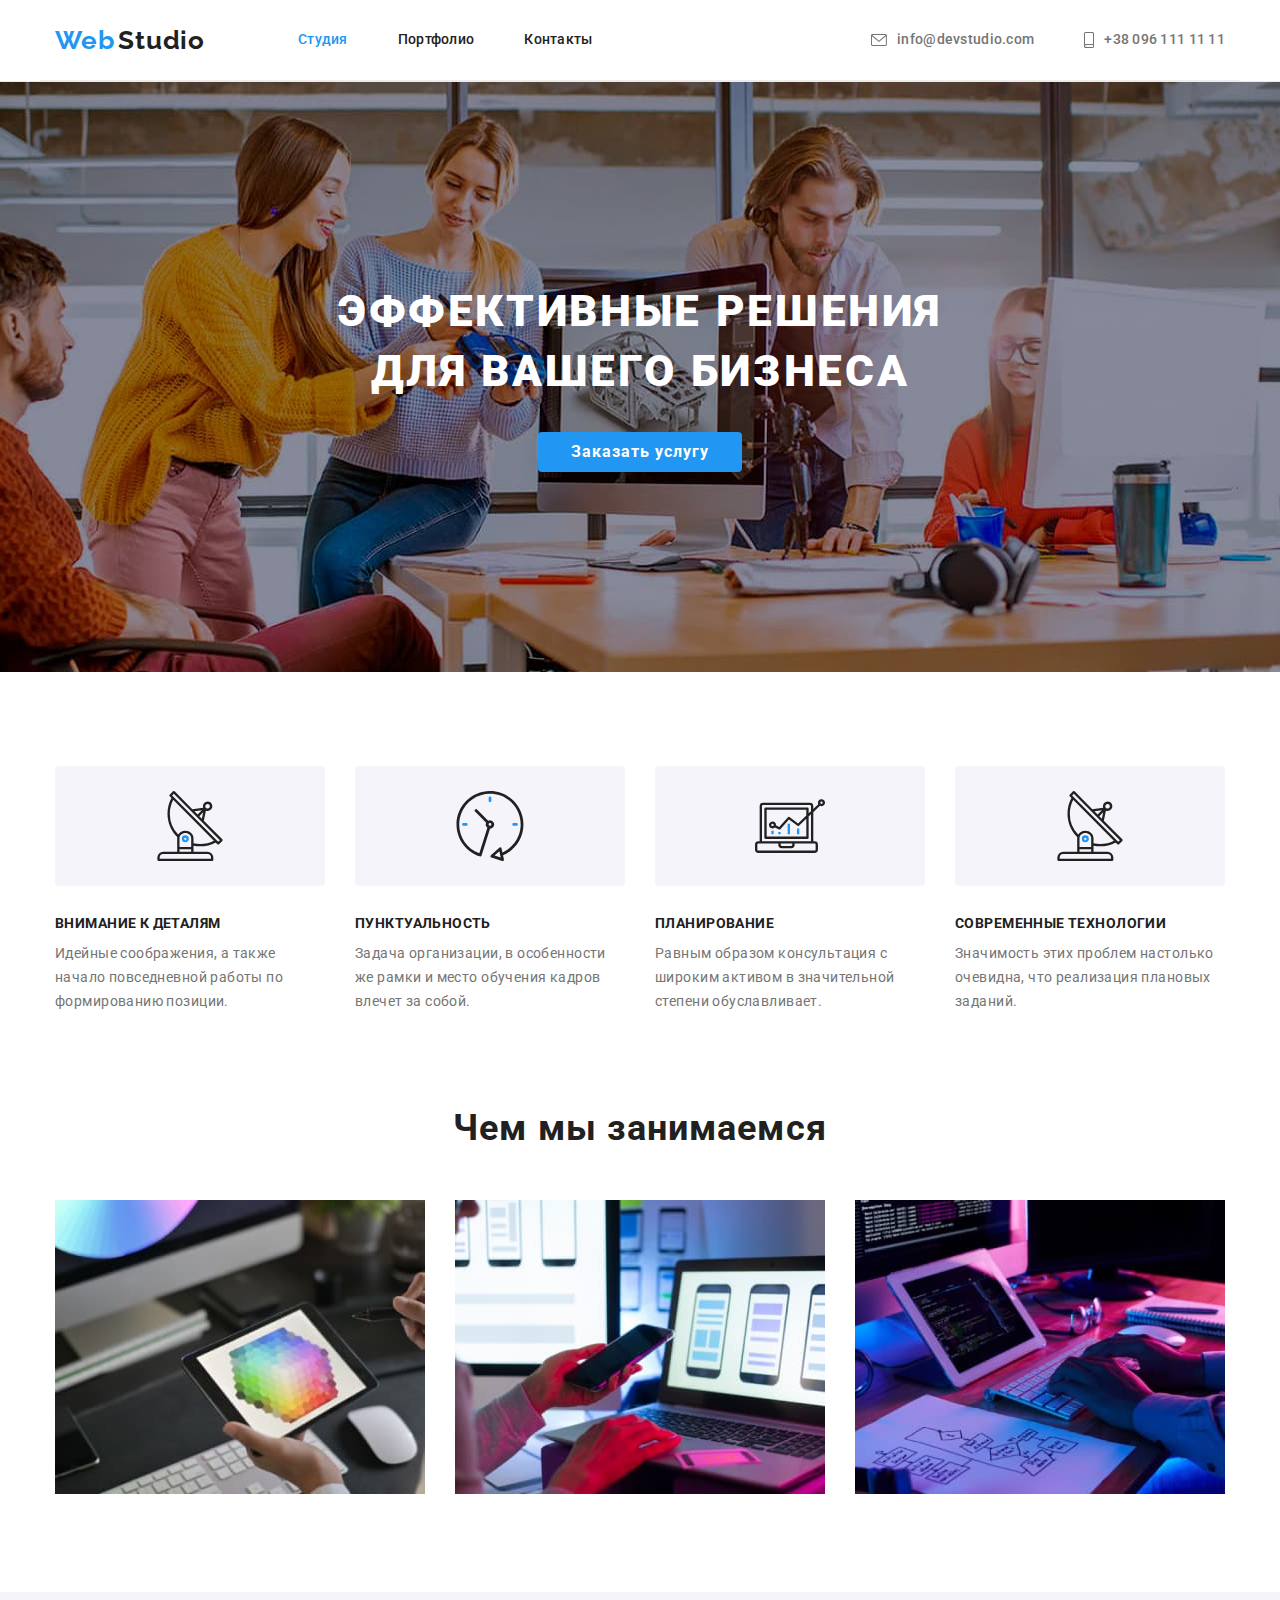
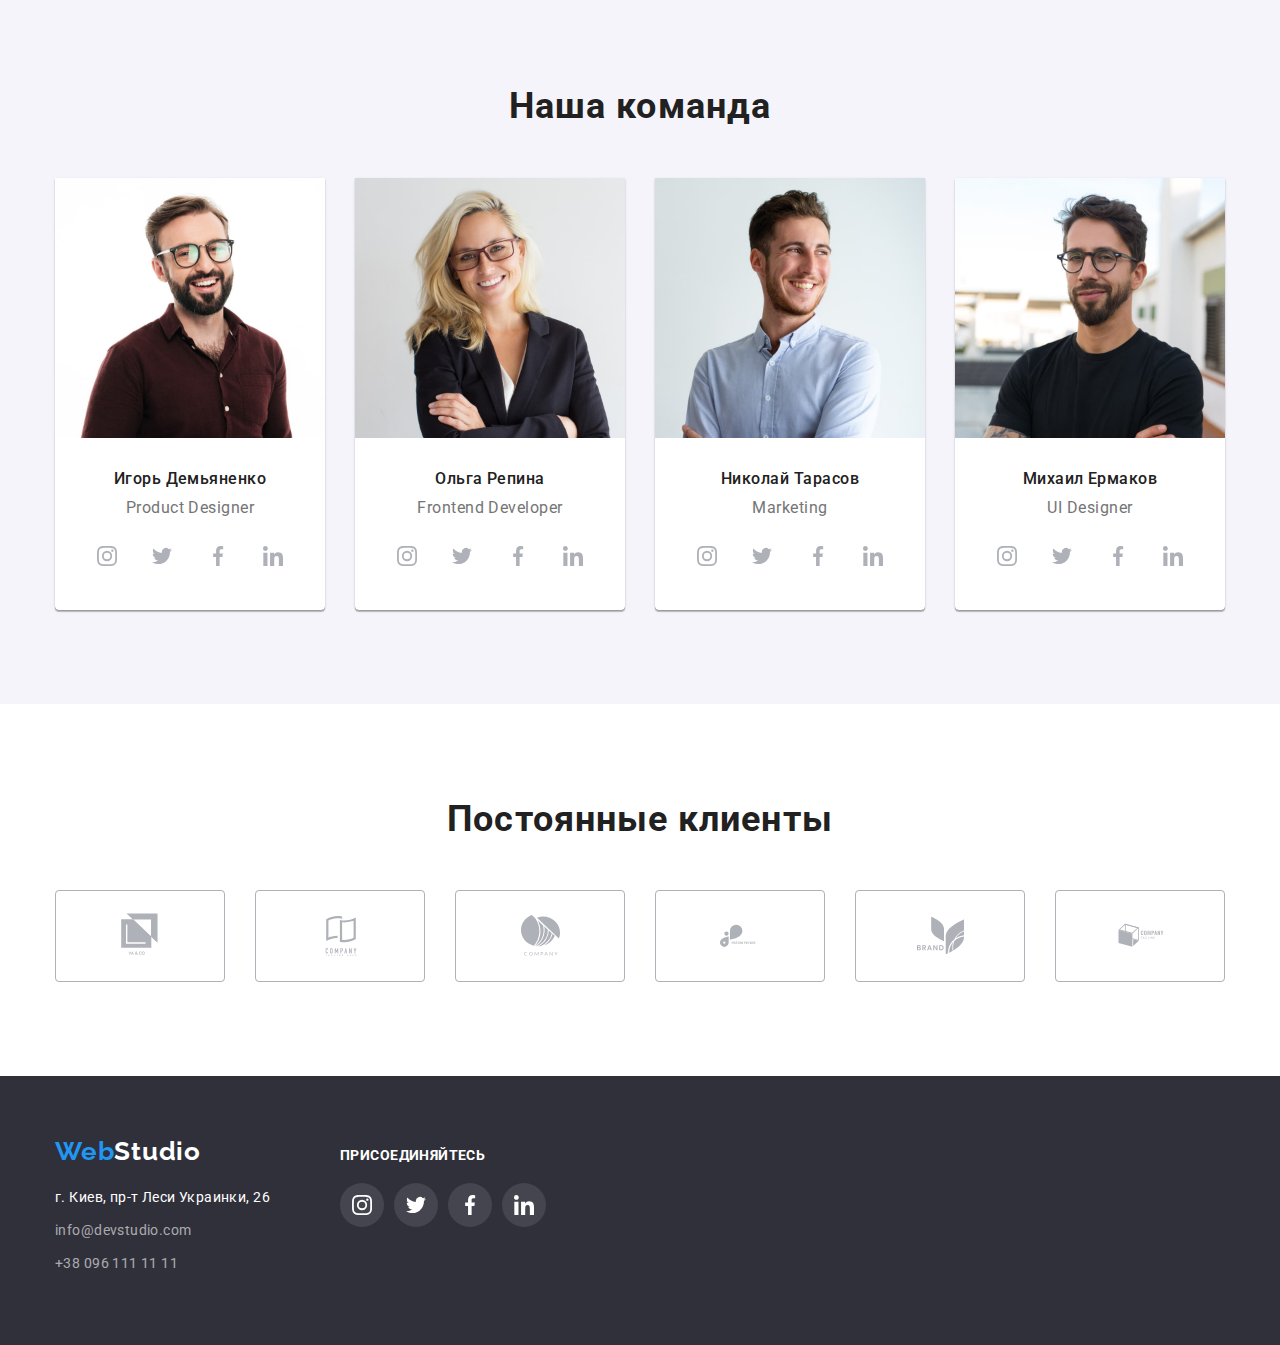
<file: index.html>
<!DOCTYPE html>
<html lang="ru">
<head>
    <meta charset="UTF-8">
    <meta http-equiv="X-UA-Compatible" content="IE=edge">
    <meta name="viewport" content="width=device-width, initial-scale=1.0">
    <title>WebStudio</title>
    <link rel="stylesheet" href="https://cdnjs.cloudflare.com/ajax/libs/modern-normalize/1.0.0/modern-normalize.min.css">
    <link rel="preconnect" href="https://fonts.gstatic.com"> 
    <link href="https://fonts.googleapis.com/css2?family=Raleway:wght@700&family=Roboto:wght@400;500;700;900&display=swap" rel="stylesheet">
    <link rel="stylesheet" href="./css/style.css">
</head>
<body class="body">
        <!--MEIN MENU-->
    <header class="header">    
        <div class="container main-nav">
    <nav class="nav">
        <!--LOGO-->
        <a class="logo" href="#">
        <span class="logo-blue">Web</span>
        <span class="logo-black">Studio</span>
        </a>
        <!--MENU-->
        <ul class="nav-list">
        <li class="item"><a href="./index.html" class="link current">студия</a></li>
        <li class="item"><a href="./portfolio.html" class="link">портфолио</a></li>
        <li class="item"><a href="#" class="link">контакты</a></li>
        </ul>
    </nav>
    <ul class="tel-nav">
        <!-- envelope -->
        <li class="item">
                <a class="link" href="mailto:info@devstudio.com">info@devstudio.com
                <svg class="link-icon icon-envelope" width="16px" height="12px">
                    <use href="./images/icons/symbol-defs.svg#icon-envelope"></use>
                </svg>
            </a>
        </li> 
        <!-- telephone -->
        <li class="item">
                <a class="link" href="tel:+380961111111">+38 096 111 11 11
                    <svg class="link-icon icon-telephone" width="10px" height="16px">
                        <use href="./images/icons/symbol-defs.svg#icon-telephone"></use>
                    </svg>
                </a>
        </li>
    </ul>
        </div>
    </header>
    <main>
        <!--EFFICIENT SOLUTIONS-->
        <section class="hero">
            <div class="container">
                <h1 class="hero-title">эффективные решения<br/> для вашего бизнеса</h1>
            <button class="hero-button" type="button"> <span class="text-button">Заказать услугу</span></button>
            </div>
        </section>
        <!--SOFTSKILL-->
        <section class="softskill">
       <div class="container">
        <ul class="softskill-list">
            <li class="softskill-text">
                <div class="icon-feature">
                    <svg class="antenna">
                      <use href="./images/icons/symbol-defs.svg#icon-antenna" width="70px" height="70px"></use>
                    </svg>
                </div>
                <h3>внимание к деталям</h3>
                <p>Идейные соображения, а также начало повседневной работы по формированию позиции.</p>
            </li>
            <li class="softskill-text">
                <div class="icon-feature">
                    <svg class="clock">
                      <use href="./images/icons/symbol-defs.svg#icon-clock" width="70px" height="70px"></use>
                    </svg>
                  </div>
                <h3>пунктуальность</h3>
                <p>Задача организации, в особенности же рамки и место обучения кадров влечет за собой.</p>
            </li>
            <li class="softskill-text">
                <div class="icon-feature">
                    <svg class="diagram">
                      <use href="./images/icons/symbol-defs.svg#icon-diagram" width="70px" height="70px"></use>
                    </svg>
                  </div>
                <h3>планирование</h3>
                <p>Равным образом консультация с широким активом в значительной степени обуславливает.</p>
            </li>
            <li class="softskill-text">
                <div class="icon-feature">
                    <svg class="astronaut">
                      <use href="./images/icons/symbol-defs.svg#icon-antenna" width="70px" height="70px"></use>
                    </svg>
                  </div>
                <h3>современные технологии</h3>
                <p>Значимость этих проблем настолько очевидна, что реализация плановых заданий.</p>
            </li>
        </ul>
       </div>
        </section>
        <!--WHAT ARE WE DOING-->
        <section class="do">
        <div class="container">
            <h2>Чем мы занимаемся</h2>
            <ul class="do-list">
                <li class="do-pic">
                    <img src="./images/Whatarewedoing/ipad.jpg" alt="close-up-image-programer-working-his-desk-office" width="370">
                </li>
                <li class="do-pic">
                    <img src="./images/Whatarewedoing/iphone.jpg" alt="web-ui-designers-are-developing-application-smartphones-team-creators-is-working-interface-mobile-phones" width="370">
                </li>
                <li class="do-pic">
                    <img src="./images/Whatarewedoing/keybord.jpg" alt="creative-artist-web-design-with-working-colour-selection-graphic-tablet" width="370">
                </li>
            </ul>
        </div>
        </section>
        <!--OUR TEAM-->
        <section class="team">
            <div class="container">
        <h2>Наша команда</h2>
        <ul class="team-list">
                        <li class="team-item">
            <img class="team-img" src="./images/team/Designer.jpg" 
            alt="Игорь Демьяненко"
            width="270">
            <div class="employee-info">
                <h3>Игорь Демьяненко</h3>
                <p>Product Designer</p>
        <!-- /* Социальные сети */ -->
                <ul class="socials-list">
                                    <li class="social-link">
                                      <a class="social-icon"  href="">
                                        <svg class="icon-instagram" width="20" height="20">
                                          <use href="./images/icons/symbol-defs.svg#icon-instagram"></use>
                                        </svg>
                                      </a>
                                    </li>
                                    <li class="social-link">
                                      <a class="social-icon" href="">
                                        <svg class="icon-twitter" width="20" height="20">
                                          <use href="./images/icons/symbol-defs.svg#icon-twitter"></use>
                                        </svg>
                                      </a>
                                    </li>
                                    <li class="social-link">
                                      <a class="social-icon" href="">
                                        <svg class="icon-facebook" width="20" height="20">
                                          <use href="./images/icons/symbol-defs.svg#icon-facebook"></use>
                                        </svg>
                                      </a>
                                    </li>
                                    <li class="social-link">
                                      <a class="social-icon"  href="">
                                        <svg class="icon-linkedin" width="20" height="20">
                                          <use href="./images/icons/symbol-defs.svg#icon-linkedin"></use>
                                        </svg>
                                      </a>
                                    </li>
                </ul>
            </div>
                        </li>
                        <li class="team-item">
            <img class="team-img" src="./images/team/Frontend.jpg" 
            alt="Ольга Репина" 
            width="270">
            <div class="employee-info">
                <h3>Ольга Репина</h3>
                <p>Frontend Developer</p>
        <!-- /* Социальные сети */ -->
                <ul class="socials-list">
                            <li class="social-link">
                              <a class="social-icon"  href="">
                                <svg class="icon-instagram" width="20" height="20">
                                  <use href="./images/icons/symbol-defs.svg#icon-instagram"></use>
                                </svg>
                              </a>
                            </li>
                            <li class="social-link">
                              <a class="social-icon" href="">
                                <svg class="icon-twitter" width="20" height="20">
                                  <use href="./images/icons/symbol-defs.svg#icon-twitter"></use>
                                </svg>
                              </a>
                            </li>
                            <li class="social-link">
                              <a class="social-icon" href="">
                                <svg class="icon-facebook" width="20" height="20">
                                  <use href="./images/icons/symbol-defs.svg#icon-facebook"></use>
                                </svg>
                              </a>
                            </li>
                            <li class="social-link">
                              <a class="social-icon"  href="">
                                <svg class="icon-linkedin" width="20" height="20">
                                  <use href="./images/icons/symbol-defs.svg#icon-linkedin"></use>
                                </svg>
                              </a>
                            </li>
                </ul>
            </div>
                        </li>
                        <li class="team-item">
            <img class="team-img" src="./images/team/Marketing.jpg" 
            alt="Николай Тарасов" 
            width="270">
            <div class="employee-info">
                <h3>Николай Тарасов</h3>
                <p>Marketing</p>
        <!-- /* Социальные сети */ -->
                <ul class="socials-list">
                            <li class="social-link">
                              <a class="social-icon"  href="">
                                <svg class="icon-instagram" width="20" height="20">
                                  <use href="./images/icons/symbol-defs.svg#icon-instagram"></use>
                                </svg>
                              </a>
                            </li>
                            <li class="social-link">
                              <a class="social-icon" href="">
                                <svg class="icon-twitter" width="20" height="20">
                                  <use href="./images/icons/symbol-defs.svg#icon-twitter"></use>
                                </svg>
                              </a>
                            </li>
                            <li class="social-link">
                              <a class="social-icon" href="">
                                <svg class="icon-facebook" width="20" height="20">
                                  <use href="./images/icons/symbol-defs.svg#icon-facebook"></use>
                                </svg>
                              </a>
                            </li>
                            <li class="social-link">
                              <a class="social-icon"  href="">
                                <svg class="icon-linkedin" width="20" height="20">
                                  <use href="./images/icons/symbol-defs.svg#icon-linkedin"></use>
                                </svg>
                              </a>
                            </li>
                </ul>
            </div>
                        </li>
                        <li class="team-item">
            <img class="team-img" src="./images/team/UI.jpg" alt="Михаил Ермаков" width="270" />
            <div class="employee-info">
                <h3>Михаил Ермаков</h3>
                <p>UI Designer</p>
        <!-- /* Социальные сети */ -->
              <ul class="socials-list">
                            <li class="social-link">
                              <a class="social-icon"  href="">
                                <svg class="icon-instagram" width="20" height="20">
                                  <use href="./images/icons/symbol-defs.svg#icon-instagram"></use>
                                </svg>
                              </a>
                            </li>
                            <li class="social-link">
                              <a class="social-icon" href="">
                                <svg class="icon-twitter" width="20" height="20">
                                  <use href="./images/icons/symbol-defs.svg#icon-twitter"></use>
                                </svg>
                              </a>
                            </li>
                            <li class="social-link">
                              <a class="social-icon" href="">
                                <svg class="icon-facebook" width="20" height="20">
                                  <use href="./images/icons/symbol-defs.svg#icon-facebook"></use>
                                </svg>
                              </a>
                            </li>
                            <li class="social-link">
                              <a class="social-icon"  href="">
                                <svg class="icon-linkedin" width="20" height="20">
                                  <use href="./images/icons/symbol-defs.svg#icon-linkedin"></use>
                                </svg>
                              </a>
                            </li>
              </ul>
            </div>
                        </li>
        </ul>
            </div>
        </section>
<!--постоянные клиенты-->
    <section class="section">
        <div class="container client">
          <h2 class="section-title">Постоянные клиенты</h2>
          <ul class="client-list list">
            <li class="item-icon">
              <a class="link-customer" href="#">
                <svg class="icon-customer icon-yaico" width="44.27px" height="49.23px">
                  <use href="./images/icons/symbol-defs.svg#icon-yaico" ></use>
                </svg>
              </a>
            </li>
            <li class="item-icon">
              <a class="link-customer" href="#">
                          <svg class="icon-customer icon-company-tagline" width="40px" height="52px">
                            <use href="./images/icons/symbol-defs.svg#icon-tag-line"></use>
                          </svg>
                        </a>
            </li>
            <li class="item-icon">
              <a class="link-customer" href="#">
                <svg class="icon-customer icon-company" width="41px" height="43px">
                  <use href="./images/icons/symbol-defs.svg#icon-company"></use>
                </svg>
              </a>
            </li>
            <li class="item-icon">
                <a class="link-customer" href="#">
                  <svg class="icon-customer icon-foster-peters" width="80px" height="42px">
                    <use href="./images/icons/symbol-defs.svg#icon-foster-peters"></use>
                  </svg>
                </a>
            </li>
            <li class="item-icon">
              <a class="link-customer" href="#">
                <svg class="icon-customer icon-brand" width="59px" height="47px">
                  <use href="./images/icons/symbol-defs.svg#icon-brand"></use>
                </svg>
              </a>
            </li>
            <li class="item-icon">
              <a class="link-customer" href="#">
                <svg class="icon-customer icon-company-tag-line" width="88px" height="45px">
                  <use href="./images/icons/symbol-defs.svg#icon-tagline"></use>
                </svg>
              </a>
            </li>
          </ul>
        </div>
    </section>
    </main>
    <footer class="footer">
        <!--LOGO-->
        <div class="container footer-oll">
          <!--Логотип подвал-->
          <address class="adress-one">
          <a class="logo-footer" href="#">
            <span class="logo-blue">Web</span
            ><span class="logo-white">Studio</span>
          </a>
          <!--Контакты подвал-->
            <ul class="contact-footer">
              <li>
                <a class="address" href="">г. Киев, пр-т Леси Украинки, 26</a>
              </li>
              <li>
                <a class="contact" href="mailto:info@devstudio.com"
                  >info@devstudio.com</a
                >
              </li>
              <li>
                <a class="contact" href="tel:+380961111111">+38 096 111 11 11</a>
              </li>
            </ul>
          </address>
          <!-- Социальные сети подвал -->
          <div class="right-part">
            <h3 class="footer-title">Присоединяйтесь</h3>
            <ul class="footer-list">
                    <li class="social-link social-footer">
                      <a class="social-icon" href="">
                        <svg class="icon-instagram icon-footer" width="20" height="20">
                          <use href="./images/icons/symbol-defs.svg#icon-instagram"></use>
                        </svg>
                      </a>
                    </li>
                    <li class="social-link social-footer">
                      <a class="social-icon" href="">
                        <svg class="icon-twitter icon-footer" width="20" height="20">
                          <use href="./images/icons/symbol-defs.svg#icon-twitter"></use>
                        </svg>
                      </a>
                    </li>
                    <li class="social-link social-footer">
                      <a class="social-icon" href="">
                        <svg class="icon-facebook icon-footer" width="20" height="20">
                          <use href="./images/icons/symbol-defs.svg#icon-facebook"></use>
                        </svg>
                      </a>
                    </li>
                    <li class="social-link social-footer">
                      <a class="social-icon" href="">
                        <svg class="icon-linkedin icon-footer" width="20" height="20">
                          <use href="./images/icons/symbol-defs.svg#icon-linkedin"></use>
                        </svg>
                      </a>
                    </li>
              </ul>
          </div>
        </div>
    </footer>
</body>
</html>
</file>
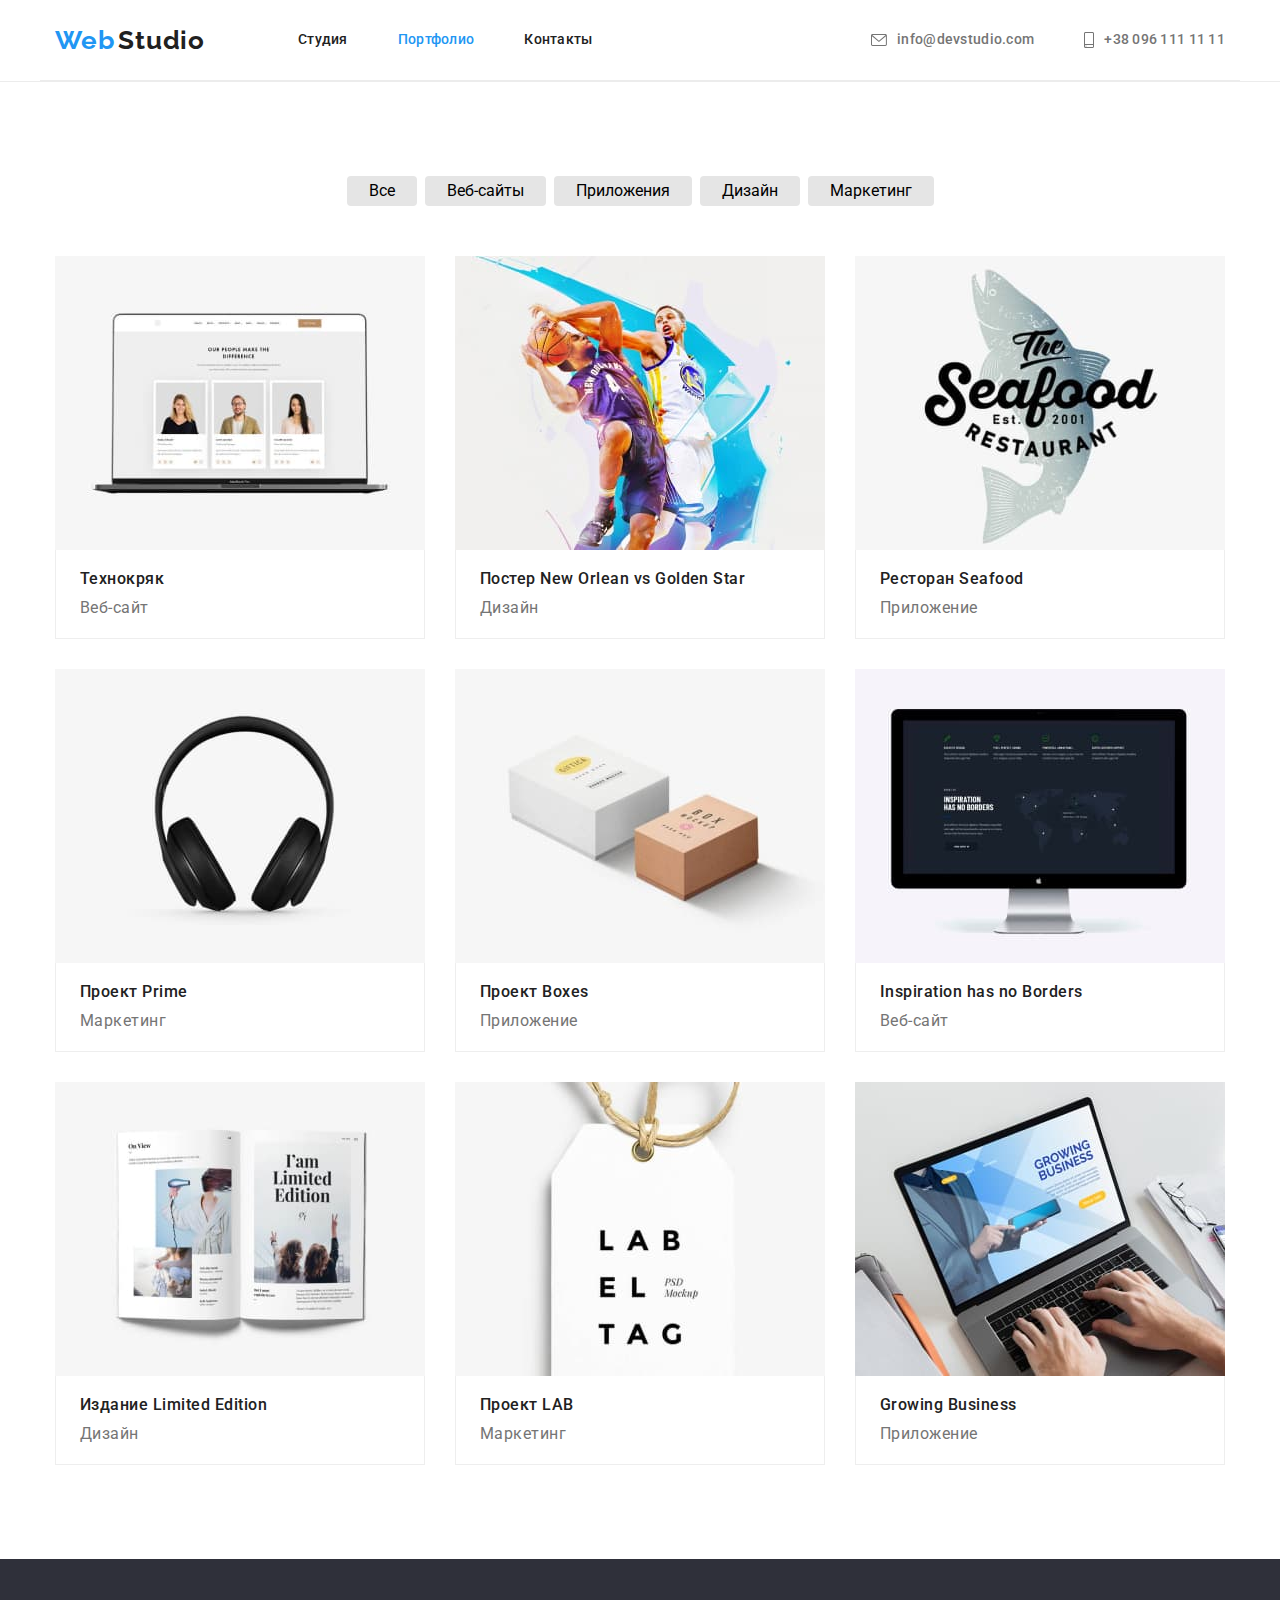
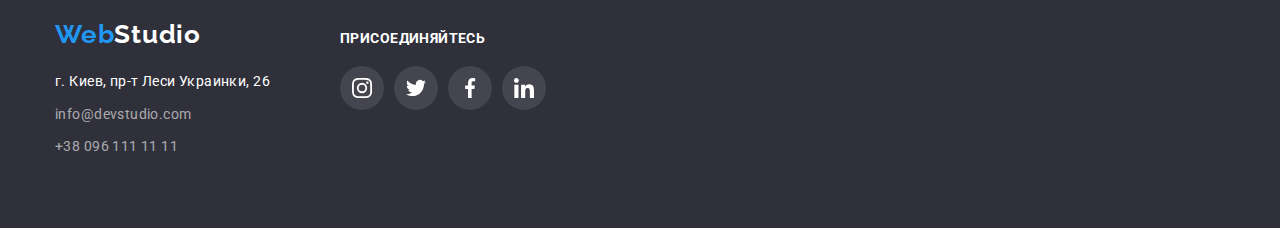
<file: portfolio.html>
<!DOCTYPE html>
<html lang="en">
<head>
    <meta charset="UTF-8">
    <meta http-equiv="X-UA-Compatible" content="IE=edge">
    <meta name="viewport" content="width=device-width, initial-scale=1.0">
    <title>Portolio</title>
    <link rel="stylesheet" href="https://cdnjs.cloudflare.com/ajax/libs/modern-normalize/1.0.0/modern-normalize.min.css">
    <link rel="preconnect" href="https://fonts.gstatic.com"> 
    <link href="https://fonts.googleapis.com/css2?family=Raleway:wght@700&family=Roboto:wght@400;500;700;900&display=swap" rel="stylesheet">
    <link rel="stylesheet" href="./css/style.css">
</head>
<body class="body">
    <header class="header">    
        <div class="container main-nav">
    <nav class="nav">
        <!--LOGO-->
        <a class="logo" href="#">
        <span class="logo-blue">Web</span>
        <span class="logo-black">Studio</span>
        </a>
        <!--MENU-->
        <ul class="nav-list">
        <li class="item"><a href="./index.html" class="link">студия</a></li>
        <li class="item"><a href="./portfolio.html" class="link current">портфолио</a></li>
        <li class="item"><a href="#" class="link">контакты</a></li>
        </ul>
    </nav>
    <ul class="tel-nav">
        <!-- envelope -->
        <li class="item">
                <a class="link" href="mailto:info@devstudio.com">info@devstudio.com
                <svg class="link-icon icon-envelope" width="16px" height="12px">
                    <use href="./images/icons/symbol-defs.svg#icon-envelope"></use>
                </svg>
            </a>
        </li> 
        <!-- telephone -->
        <li class="item">
                <a class="link" href="tel:+380961111111">+38 096 111 11 11
                    <svg class="link-icon icon-telephone" width="10px" height="16px">
                        <use href="./images/icons/symbol-defs.svg#icon-telephone"></use>
                    </svg>
                </a>
        </li>
    </ul>
        </div>
    </header>
    <main>
        <!-- BUTTON -->
        <section class="portfolio-menu">
            <!-- <h1>Наша работа</h1> -->
           <div class="container">
            <ul class="button-list">
                <li class="item"><button class="button" type="button">Все</button></li>
                <li class="item"><button class="button" type="button">Веб-сайты</button></li>
                <li class="item"><button class="button" type="button">Приложения</button></li>
                <li class="item"><button class="button" type="button">Дизайн</button></li>
                <li class="item"><button class="button" type="button">Маркетинг</button></li>
            </ul>
            <ul class="skill-list">
                <li class="skill-item">
                    <a class="skill-link" href="#">
                        <img class="skill-img" src="./images/ourwork/tehnocrack.jpg" alt="tehnocrack">
                        <div class="skill-info">
                            <h3>Технокряк</h3>
                            <p>Веб-сайт</p>
                        </div>
                    </a>
                </li>
                <li class="skill-item">
                    <a class="skill-link" href="#">
                        <img class="skill-img" src="./images/ourwork/neworlean.jpg" alt="neworlean">
                        <div class="skill-info">
                            <h3>Постер New Orlean vs Golden Star</h3>
                            <p>Дизайн</p>
                        </div>
                    </a>
                </li>
                <li class="skill-item">
                    <a class="skill-link" href="#">
                        <img class="skill-img" src="./images/ourwork/Seafood.jpg" alt="Seafood">
                        <div class="skill-info">
                            <h3>Ресторан Seafood</h3>
                            <p>Приложение</p>
                        </div>
                    </a>
                </li>
                <li class="skill-item">
                    <a class="skill-link" href="#">
                        <img class="skill-img" src="./images/ourwork/prime.jpg" alt="prime" >
                        <div class="skill-info">
                            <h3>Проект Prime</h3>
                            <p>Маркетинг</p>
                        </div>
                    </a>
                </li>
                <li class="skill-item">
                    <a class="skill-link" href="#">
                        <img class="skill-img" src="./images/ourwork/boxes.jpg" alt="boxes">
                        <div class="skill-info">
                            <h3>Проект Boxes</h3>
                            <p>Приложение</p>
                        </div>
                    </a>
                </li>
                <li class="skill-item">
                    <a class="skill-link" href="#">
                        <img class="skill-img" src="./images/ourwork/inspiration.jpg" alt="inspiration" >
                        <div class="skill-info">
                            <h3>Inspiration has no Borders</h3>
                            <p>Веб-сайт</p>
                        </div>
                    </a>
                </li>
                <li class="skill-item">
                    <a class="skill-link" href="#">
                        <img class="skill-img" src="./images/ourwork/limited.jpg" alt="limited" >
                        <div class="skill-info">
                            <h3>Издание Limited Edition</h3>
                            <p>Дизайн</p>
                        </div>
                    </a>
                </li>
                <li class="skill-item">
                    <a class="skill-link" href="#">
                        <img class="skill-img" src="./images/ourwork/lab.jpg" alt="Lab" >
                        <div class="skill-info">
                            <h3>Проект LAB</h3>
                            <p>Маркетинг</p>
                        </div>
                    </a>
                </li>
                <li class="skill-item">
                    <a class="skill-link" href="#">
                        <img class="skill-img" src="./images/ourwork/growing.jpg" alt="growing" >
                        <div class="skill-info">
                            <h3>Growing Business</h3>
                            <p>Приложение</p>
                        </div>
                    </a>
                </li>
            </ul>
           </div>
        </section>
    </main>
    <footer class="footer">
        <!--LOGO-->
        <div class="container footer-oll">
          <!--Логотип подвал-->
          <address class="adress-one">
          <a class="logo-footer" href="#">
            <span class="logo-blue">Web</span
            ><span class="logo-white">Studio</span>
          </a>
          <!--Контакты подвал-->
            <ul class="contact-footer">
              <li>
                <a class="address" href="">г. Киев, пр-т Леси Украинки, 26</a>
              </li>
              <li>
                <a class="contact" href="mailto:info@devstudio.com"
                  >info@devstudio.com</a
                >
              </li>
              <li>
                <a class="contact" href="tel:+380961111111">+38 096 111 11 11</a>
              </li>
            </ul>
          </address>
          <!-- Социальные сети подвал -->
          <div class="right-part">
            <h3 class="footer-title">Присоединяйтесь</h3>
            <ul class="footer-list">
                    <li class="social-link social-footer">
                      <a class="social-icon" href="">
                        <svg class="icon-instagram icon-footer" width="20" height="20">
                          <use href="./images/icons/symbol-defs.svg#icon-instagram"></use>
                        </svg>
                      </a>
                    </li>
                    <li class="social-link social-footer">
                      <a class="social-icon" href="">
                        <svg class="icon-twitter icon-footer" width="20" height="20">
                          <use href="./images/icons/symbol-defs.svg#icon-twitter"></use>
                        </svg>
                      </a>
                    </li>
                    <li class="social-link social-footer">
                      <a class="social-icon" href="">
                        <svg class="icon-facebook icon-footer" width="20" height="20">
                          <use href="./images/icons/symbol-defs.svg#icon-facebook"></use>
                        </svg>
                      </a>
                    </li>
                    <li class="social-link social-footer">
                      <a class="social-icon" href="">
                        <svg class="icon-linkedin icon-footer" width="20" height="20">
                          <use href="./images/icons/symbol-defs.svg#icon-linkedin"></use>
                        </svg>
                      </a>
                    </li>
              </ul>
          </div>
        </div>
    </footer>
</body>
</html>
</file>
<file: css/style.css>
/* Универсальный селектор Репета */
/* html{
    box-sizing: border-box;
}
*,
*::before,
*::after{
    box-sizing: inherit;
} */

/* универсальный селектор */
/* .test-container{
    width: 1230px;
    margin: 0 auto;
    padding: 0px 15px;
    outline: 2px solid tomato;   

} */


*{
    box-sizing: border-box;
}

*,h1,h2,h3,h4,h5,h6,p,ul{
    margin-top: 0;
    margin-bottom: 0;
    padding: 0px;

    /* УТИЛИТЫ */
}
:root{
    --primary-text-color: #212121;
    --tittle-text-color: #757575;
    --accent-color: #2196f3;
    --primary-bg-color: #ffffff;
    --background-color: #e5e5e5;
    --background-color-second: #2f303a;
    --background-color-third: #f5f4fa;
    --contact-color: rgba(255, 255, 255, 0.6); 
    --main-font: 'Roboto', sans-serif;
    --accent-font: 'Raleway', sans-serif;

}

.container{
    width: 1200px;
    margin: 0 auto;
    padding: 0px 15px;
    /* outline: 2px solid tomato;    */
}
body{
    background-color: var(--background-color);
    color: var(--primary-text-color);
    font-family: var(--main-font);
}
header {
    background-color: var(--primary-bg-color);
}
main{
    background-color: var(--primary-bg-color);
}
a {
    color: inherit;
    text-decoration: none;
} 
ul{
    list-style: none;
}


/* LOGO */

.logo{
    margin-right: 93px;
}

.logo-blue {
    font-family: var(--accent-font);
    font-weight: 700;
    font-size: 26px;
    line-height: 1.19em;
    letter-spacing: 0.03em;
    color: var(--accent-color);
}
.logo-black{
    font-family: var(--accent-font);
    font-weight: 700;
    font-size: 26px;
    line-height: 1.19em;
    letter-spacing: 0.03em;
    color: var(--primary-text-color);
}
.logo-white{
    font-family: var(--accent-font);
    font-weight: 700;
    font-size: 26px;
    line-height: 1.19em;
    letter-spacing: 0.03em;
    color: var(--primary-bg-color)  
}

/* ------------------MENU INDEX HEADER------------------- */
header{
    background-color: var(--primary-bg-color);
    border-bottom: 1px solid #ECECEC;
}
.nav-list{
    display: flex;
}   
.nav-list .item:not(:last-child){
    margin-right: 50px;
} 
.nav-list .link {
    display: block;
    padding: 32px 0px;
    font-weight: 500;
    font-size: 14px;
    line-height: 1.14em;
    letter-spacing: 0.02em; 
    text-transform: capitalize;
}


/* contact-header */

.main-nav {
    display: flex;
    align-items: center;
    border-bottom: 1px solid #ECECEC;
}

.nav{
    display: flex;
    align-items: center;
}


.tel-nav{
    display: flex;  
    margin-left: auto;      /*запомнить*/
    font-weight: 500;
    font-size: 14px;
    line-height: 1.14em;
    letter-spacing: 0.02em; 
    color: var(--tittle-text-color);
}
.tel-nav .link{
    display: flex;
    flex-direction: row-reverse;
    align-items: center;
    padding: 32px 0px;  
}
/* -----------icon-envelope-telephone-------------------------- */
/* .icon-envelope{
  width: 16px;
  height: 12px;
}
.icon-telephone{
  width: 10px;
  height: 16px;
} */


.link-icon {
    margin-right: 10px;
    fill: currentColor;
    vertical-align: middle;
  }
.tel-nav .item + .item{
    margin-left: 50px;
}

.tel-nav a:hover,
.tel-nav a:focus{
    color: var(--accent-color);
}
.nav-list a:hover,
.nav-list a:focus,
.nav-list a:active{
    color: var(--accent-color);
}
.current {
    color: var(--accent-color);
}


/* -------------HERO--------------- */
.hero{
background-color: var(--background-color-second);
color: var(--primary-bg-color);
background-image: url(../images/Overlay_img.jpg);
background-repeat: no-repeat;
background-position: 50% 50%;
padding-top: 200px;
padding-bottom: 200px;
text-align: center;
}

.hero-title{
    margin-bottom: 30px;
font-weight: 900;
font-size: 44px;
line-height: 1.36em;
letter-spacing: 0.06em;
text-transform: uppercase;
color: var(--primary-bg-color);  
}
/* button hero */
.hero-button{
    font-family: var(--main-font);
    background-color: var(--accent-color);
    font-weight: 700;
    border-radius: 4px;
    padding: 10px 32px;
    min-width: 200px;
    text-align: center;
    letter-spacing: 0.06em;
    border: 1px solid transparent;
    cursor: pointer;
}
.text-button{
  color: var(--primary-bg-color);
}
/* .hero-button:hover,
.hero-button:focus{
    color: #188ce8;
} */
/*------------SOFTSKILL-------------- */
.softskill{
    padding: 94px 0px;
    background-color: var(--primary-bg-color);

}
.softskill h3{
margin-bottom: 10px;
font-size: 14px;
line-height: 1.14em;
letter-spacing: 0.03em;
text-transform: uppercase;
color: var(--primary-text-color);
}
.softskill p{
font-size: 14px;
line-height: 1.71em;
letter-spacing: 0.03em;
color:var(--tittle-text-color);
}

.softskill-list{
    display: flex;
}
.softskill-text{
    width: 270px;
}

.softskill-text:not(:last-child){
    margin-right: 30px;

}
.icon-feature {
    display: flex;
    justify-content: center;
    align-items: center;
    width: 270px;
    height: 120px;
    background: #f5f4fa;
    border-radius: 4px;
    margin-bottom: 30px;
  }
  .antenna {
    width: 70px;
    height: 70px;
  }
  .clock {
    width: 70px;
    height: 70px;
  }
  
  .diagram {
    width: 70px;
    height: 70px;
  }
  
  .astronaut {
    width: 70px;
    height: 70px;
  }
/* --------------DO------------------- */
.do{
    padding-bottom: 94px;
    background-color: var(--primary-bg-color);
}
.do h2{
    margin-bottom: 50px;
font-size: 36px;
line-height: 1.16em;
text-align: center;
letter-spacing: 0.03em;
color:var(--primary-text-color);
}
.do-list{
    display: flex;
}
.do-pic:not(:last-child){
    margin-right: 30px;
}

/* ---------------TEAM---------------- */
.team{
    padding: 94px 0px;
    background-color: var(--background-color-third);
}
.team h2{
margin-bottom: 50px;
font-size: 36px;
line-height: 1.16em;
text-align: center;
letter-spacing: 0.03em;
color: var(--primary-text-color);
}
.team-list{
    display: flex;
}
.team-list .team-item {
    overflow: hidden;
    width: calc((100% - 90px) / 4);
    background-color: var(--primary-bg-color);
    box-shadow: 0px 1px 3px rgba(0, 0, 0, 0.12), 0px 1px 1px rgba(0, 0, 0, 0.14),
      0px 2px 1px rgba(0, 0, 0, 0.2);
    border-radius: 0px 0px 4px 4px;
  }
.team-img{
    display: block;
    max-width: 100%;
}
.team-item:not(:last-child){
margin-right: 30px;
}
.employee-info{
    box-shadow: 0px 1px 3px rgba(0, 0, 0, 0.12), 0px 1px 1px rgba(0, 0, 0, 0.14), 0px 2px 1px rgba(0, 0, 0, 0.2);
    border-radius: 0px 0px 4px 4px;
    padding: 32px 30px;
    background: var(--primary-bg-color);
}
.employee-info h3{
margin-bottom: 10px;
font-weight: 500;
font-size: 16px;
line-height: 1.18em;
text-align: center;
letter-spacing: 0.03em;
color:var(--primary-text-color);
}
.employee-info p{
font-size: 16px;
line-height: 1.18em;
text-align: center;
letter-spacing: 0.03em;
color: var(--tittle-text-color);
}

/* -----------socials-list------------------ */
.socials-list {
    display: flex;
    justify-content: space-between;
    margin-top: 16px;
    border-radius: 50%;
  }
  .social-link a {
    display: flex;
    width: 44px;
    height: 44px;
    margin-right: 10px;
    justify-content: center;
    align-items: center;
    background: rgba(255, 255, 255, 0.1);
    border-radius: 50%;
    /* background-color: teal; */
  }
  
  .social-link a:last-child {
    margin-right: 0px;
  }
  
  .social-link a:hover,
  .social-link a:focus {
    background-color: var(--accent-color);
  }
  
  /* fill="var(--color1, #afb1b8)" */
  .social-icon {
    fill: #afb1b8;
  }
  .social-icon:hover,
  .social-icon:focus {
    fill: #ffffff;
  }
/* ------------ПОСТОЯННЫЕ КЛИЕНТЫ----------- */
.section-title {
    margin: 0px 0px 50px 0px;
    padding: 0px;
    text-align: center;
    font-weight: bold;
    font-size: 36px;
    line-height: 42px;
    letter-spacing: 0.03em;
  }
  
  .client {
    padding-top: 94px;
    padding-bottom: 94px;
  }
  
  .link-customer {
    display: flex;
    justify-content: center;
    align-items: center;
    width: 170px;
    height: 90px;
  }
  .client-list {
    display: flex;
    flex-wrap: wrap;
    margin: 0px;
    padding-inline-start: 0px;
  }
  
  .item-icon {
    border-radius: 4px;
    border: 1px solid #afb1b8;
  }
  
  .client-list .item-icon { 
    display: block;
    width: calc((100% - 150px) / 6);
    margin-right: 30px;
  }
  .client-list .item-icon:last-child {
    margin-right: 0px;
  }
  
  .item-icon:hover,
  .item-icon:focus {
    color: var(--accent-color);
    --color1: var(--accent-color);
    border: 1px solid var(--accent-color);
    border-radius: 4px;
  }
/*------------ PORTFOLIO --------------------*/
.portfolio-menu{
    padding: 94px 0px;
}


.button-list{
    display: flex;
    justify-content: center;
    margin-bottom: 50px;
}
.button-list > .item:not(:last-child){
    margin-right: 8px;
}




.button {
    background: var(--background-color);
    border-radius: 4px;
    padding: 6px 22px;
    /* min-width: 130px; ставим еcли нехотим что бы было переполнение */
    text-align: center;
    border: none;
    /* border: 1px solid transparent; */
    /* border-color: var(--accent-color); */
    cursor: pointer;
  }
  
  .button:hover,
  .button:focus {
    background: var(--accent-color);
    color: var(--primary-bg-color);
    box-shadow: 0px 3px 1px rgba(0, 0, 0, 0.1), 0px 1px 2px rgba(0, 0, 0, 0.08), 0px 2px 2px rgba(0, 0, 0, 0.12);
  }
/* -------------------skill----------------- */
    .skill-list{
    display: flex;
    flex-wrap: wrap;

    }
.skill-item{
    /* width: calc((100%-60px ) / 3); */
    margin-right: 30px;
    margin-bottom: 30px;
    background: var(--primary-bg-color);
    }
 .skill-item:nth-child(3n) {
    margin-right: 0px;
  }
.skill-item:nth-last-child(-n + 3) {
    margin-bottom: 0px;
  } 
  .skill-item:hover,
  .skill-item:focus{
    box-shadow: 0px 1px 1px rgba(0, 0, 0, 0.12), 0px 4px 4px rgba(0, 0, 0, 0.06),
    1px 4px 6px rgba(0, 0, 0, 0.16);
  }

.skill-img{
    display: block;
    max-width: 100%;
    height: auto;
}
  .slill-link{
    display: block;
}
.skill-info{
padding: 20px 24px;
border-right: 1px solid #eeeeee;
border-bottom: 1px solid #eeeeee;
border-left: 1px solid #eeeeee;
}
    .skill-info h3{
    margin-bottom: 10px;
    font-weight: 500;
    font-size: 16px;
    line-height: 1.18em;
    letter-spacing: 0.03em;
    color:var(--primary-text-color);
    }
    .skill-info p{
    font-size: 16px;
    line-height: 1.18em;
    letter-spacing: 0.03em;
    color: var(--tittle-text-color);
    }
    /* ---------------FOOTER-------------- */
.footer{
        background-color:var(--background-color-second);
        padding: 60px 0px;
    }
.footer-oll {
        display: flex;
        align-items: baseline;
      }
.logo-footer{
    display: block;
    margin-bottom: 20px;
    font-style: normal;
    font-family: 'Raleway', sans-serif;
    color: var(--primary-text-color);
      }

.address-list{
    margin-right: 70px;
}
.address-list a:hover,
.address-list a:focus{
    color: var(--accent-color);
}
.address-item:not(:last-child){
    margin-bottom: 9px;
}

.address {
    font-style: normal;
    font-size: 14px;
    line-height: 1.71em;
    letter-spacing: 0.03em;
    color: var(--primary-bg-color);
  }
.contact{
font-style: normal;
font-size: 14px;
line-height: 1.71em;
letter-spacing: 0.03em;
color: var(--contact-color);
}
.contact-footer{
  margin-right: 70px;
}
.contact-footer li{
  margin-bottom: 9px;
}

/* ----------социальные сети подвал--------------- */
.footer-title{
        text-transform: uppercase;
        margin-top: 0px;
        margin-bottom: 20px;
        font-size: 14px;
        line-height: 16px;
        letter-spacing: 0.03em;
        color: var(--primary-bg-color);
      }
      .footer-list{
          display: flex;
      }
.social-footer{
    margin-right: 10px;
}
.icon-footer{
    fill:var(--primary-bg-color)
}

/* calc((100% - кол-во маржинов в строке * значение маржина) / кол-во элементов в строке */
</file>
